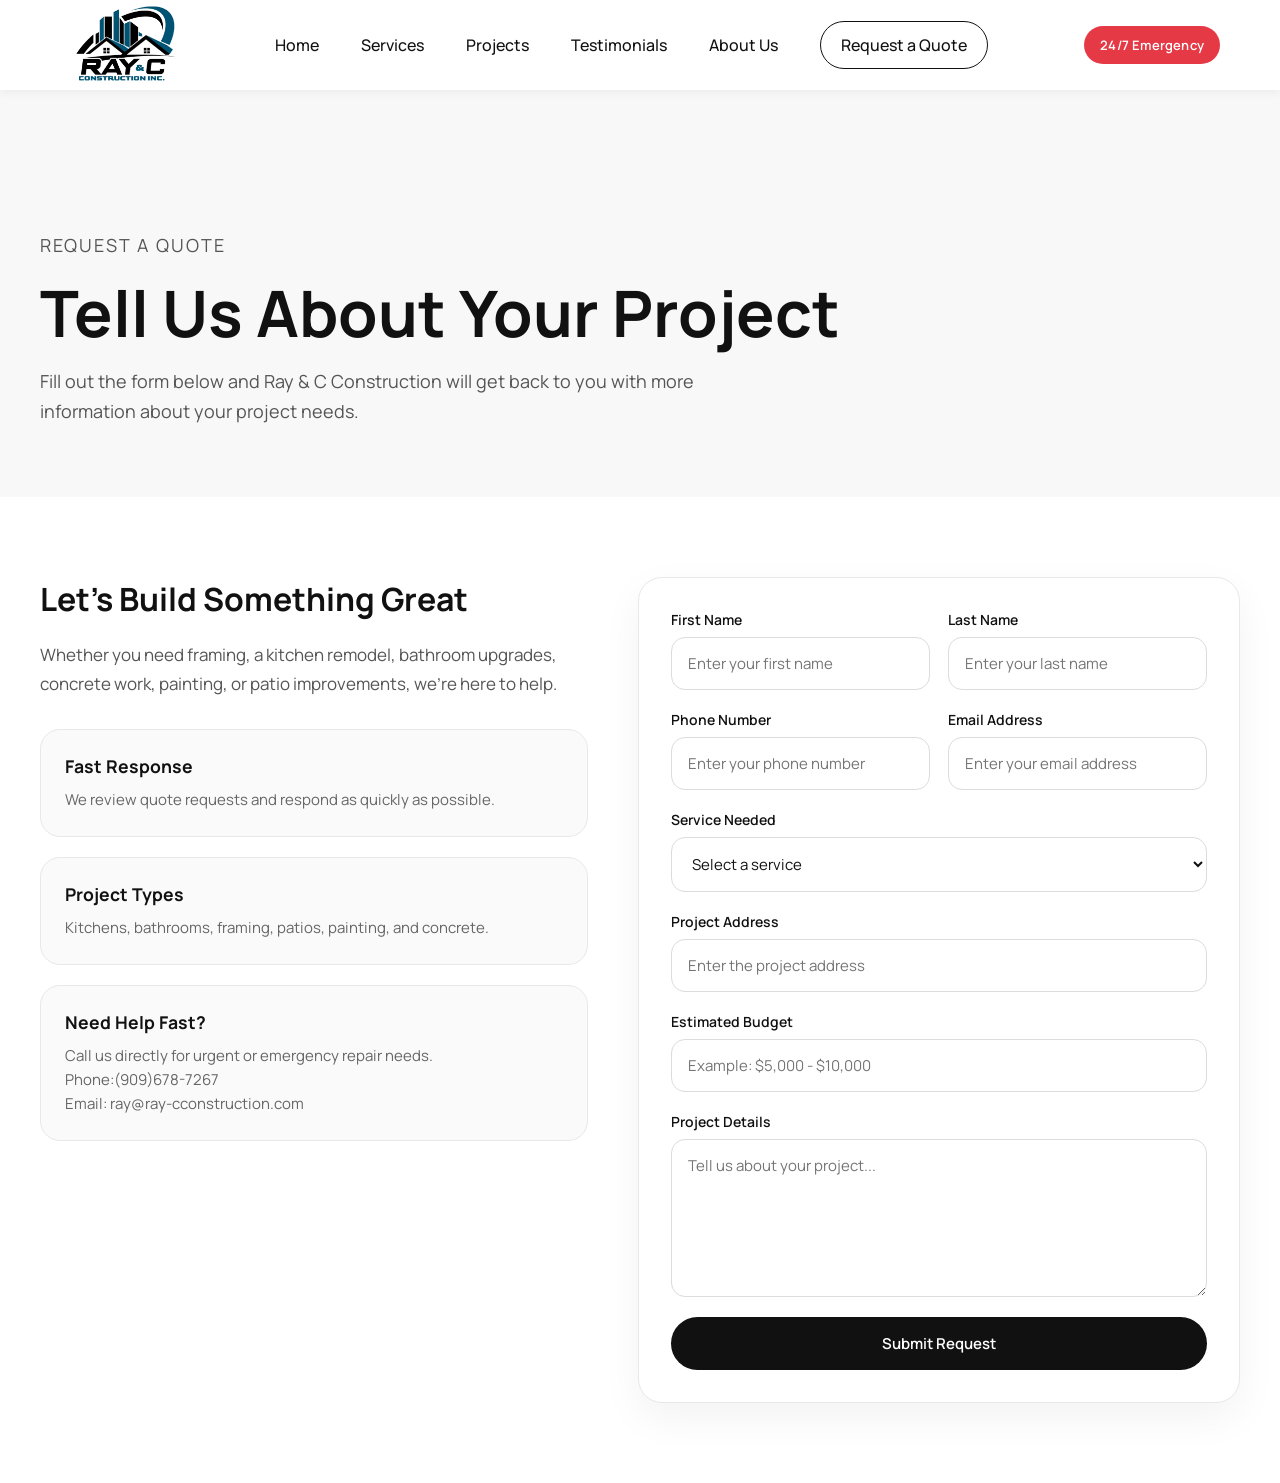
<file: quote.html>
<!DOCTYPE html>
<html lang="en">
<head>
  <meta charset="UTF-8" />
  <meta name="viewport" content="width=device-width, initial-scale=1.0" />
  <title>Request a Quote | Ray & C Construction</title>

  <link rel="preconnect" href="https://fonts.googleapis.com">
  <link rel="preconnect" href="https://fonts.gstatic.com" crossorigin>
  <link href="https://fonts.googleapis.com/css2?family=Manrope:wght@400;500;600;700&display=swap" rel="stylesheet">

  <link rel="stylesheet" href="style.css" />
</head>
<body>

  <header class="header">
    <nav class="navbar">
      <div class="logo">
  <a href="index.html">
    <img src="images/logo.png" alt="Ray & C Construction Logo">
  </a>
</div>
      <ul class="nav-links">
        <li><a href="index.html">Home</a></li>
        <li><a href="services.html">Services</a></li>
        <li><a href="projects.html">Projects</a></li>
        <li><a href="testimonials.html">Testimonials</a></li>
        <li><a href="about.html">About Us</a></li>
        <li><a href="quote.html" class="quote-btn">Request a Quote</a></li>
      </ul>

      <a href="tel:6267660177" class="emergency-nav">24/7 Emergency</a>
    </nav>
  </header>

  <section class="quote-hero">
    <div class="quote-hero-content">
      <p class="quote-subtitle">Request a Quote</p>
      <h1>Tell Us About Your Project</h1>
      <p>
        Fill out the form below and Ray & C Construction will get back to you
        with more information about your project needs.
      </p>
    </div>
  </section>

  <section class="quote-section">
    <div class="quote-container">

      <div class="quote-info">
        <h2>Let’s Build Something Great</h2>
        <p>
          Whether you need framing, a kitchen remodel, bathroom upgrades,
          concrete work, painting, or patio improvements, we’re here to help.
        </p>

        <div class="quote-details">
          <div class="quote-detail-card">
            <h3>Fast Response</h3>
            <p>We review quote requests and respond as quickly as possible.</p>
          </div>

          <div class="quote-detail-card">
            <h3>Project Types</h3>
            <p>Kitchens, bathrooms, framing, patios, painting, and concrete.</p>
          </div>

          <div class="quote-detail-card">
            <h3>Need Help Fast?</h3>
            <p>Call us directly for urgent or emergency repair needs.</p>
                <p>Phone:(909)678-7267 </p>
                <p>Email: ray@ray-cconstruction.com</p>
            
          </div>
        </div>
      </div>

      <div class="quote-form-wrapper">
        <form class="quote-form" action="#" method="POST">
          <div class="form-row">
            <div class="form-group">
              <label for="first-name">First Name</label>
              <input type="text" id="first-name" name="first-name" placeholder="Enter your first name" required>
            </div>

            <div class="form-group">
              <label for="last-name">Last Name</label>
              <input type="text" id="last-name" name="last-name" placeholder="Enter your last name" required>
            </div>
          </div>

          <div class="form-row">
            <div class="form-group">
              <label for="phone">Phone Number</label>
              <input type="tel" id="phone" name="phone" placeholder="Enter your phone number" required>
            </div>

            <div class="form-group">
              <label for="email">Email Address</label>
              <input type="email" id="email" name="email" placeholder="Enter your email address" required>
            </div>
          </div>

          <div class="form-group">
            <label for="service">Service Needed</label>
            <select id="service" name="service" required>
              <option value="">Select a service</option>
              <option value="framing">Framing</option>
              <option value="kitchen-remodeling">Kitchen Remodeling</option>
              <option value="bathroom-remodeling">Bathroom Remodeling</option>
              <option value="patio">Patio</option>
              <option value="painting">Painting</option>
              <option value="concrete">Concrete</option>
              <option value="other">Other</option>
            </select>
          </div>

          <div class="form-group">
            <label for="address">Project Address</label>
            <input type="text" id="address" name="address" placeholder="Enter the project address">
          </div>

          <div class="form-group">
            <label for="budget">Estimated Budget</label>
            <input type="text" id="budget" name="budget" placeholder="Example: $5,000 - $10,000">
          </div>

          <div class="form-group">
            <label for="message">Project Details</label>
            <textarea id="message" name="message" rows="6" placeholder="Tell us about your project..." required></textarea>
          </div>

          <button type="submit" class="quote-submit-btn">Submit Request</button>
        </form>
      </div>

    </div>
    
  </section>
  
</body>
</html>
</file>
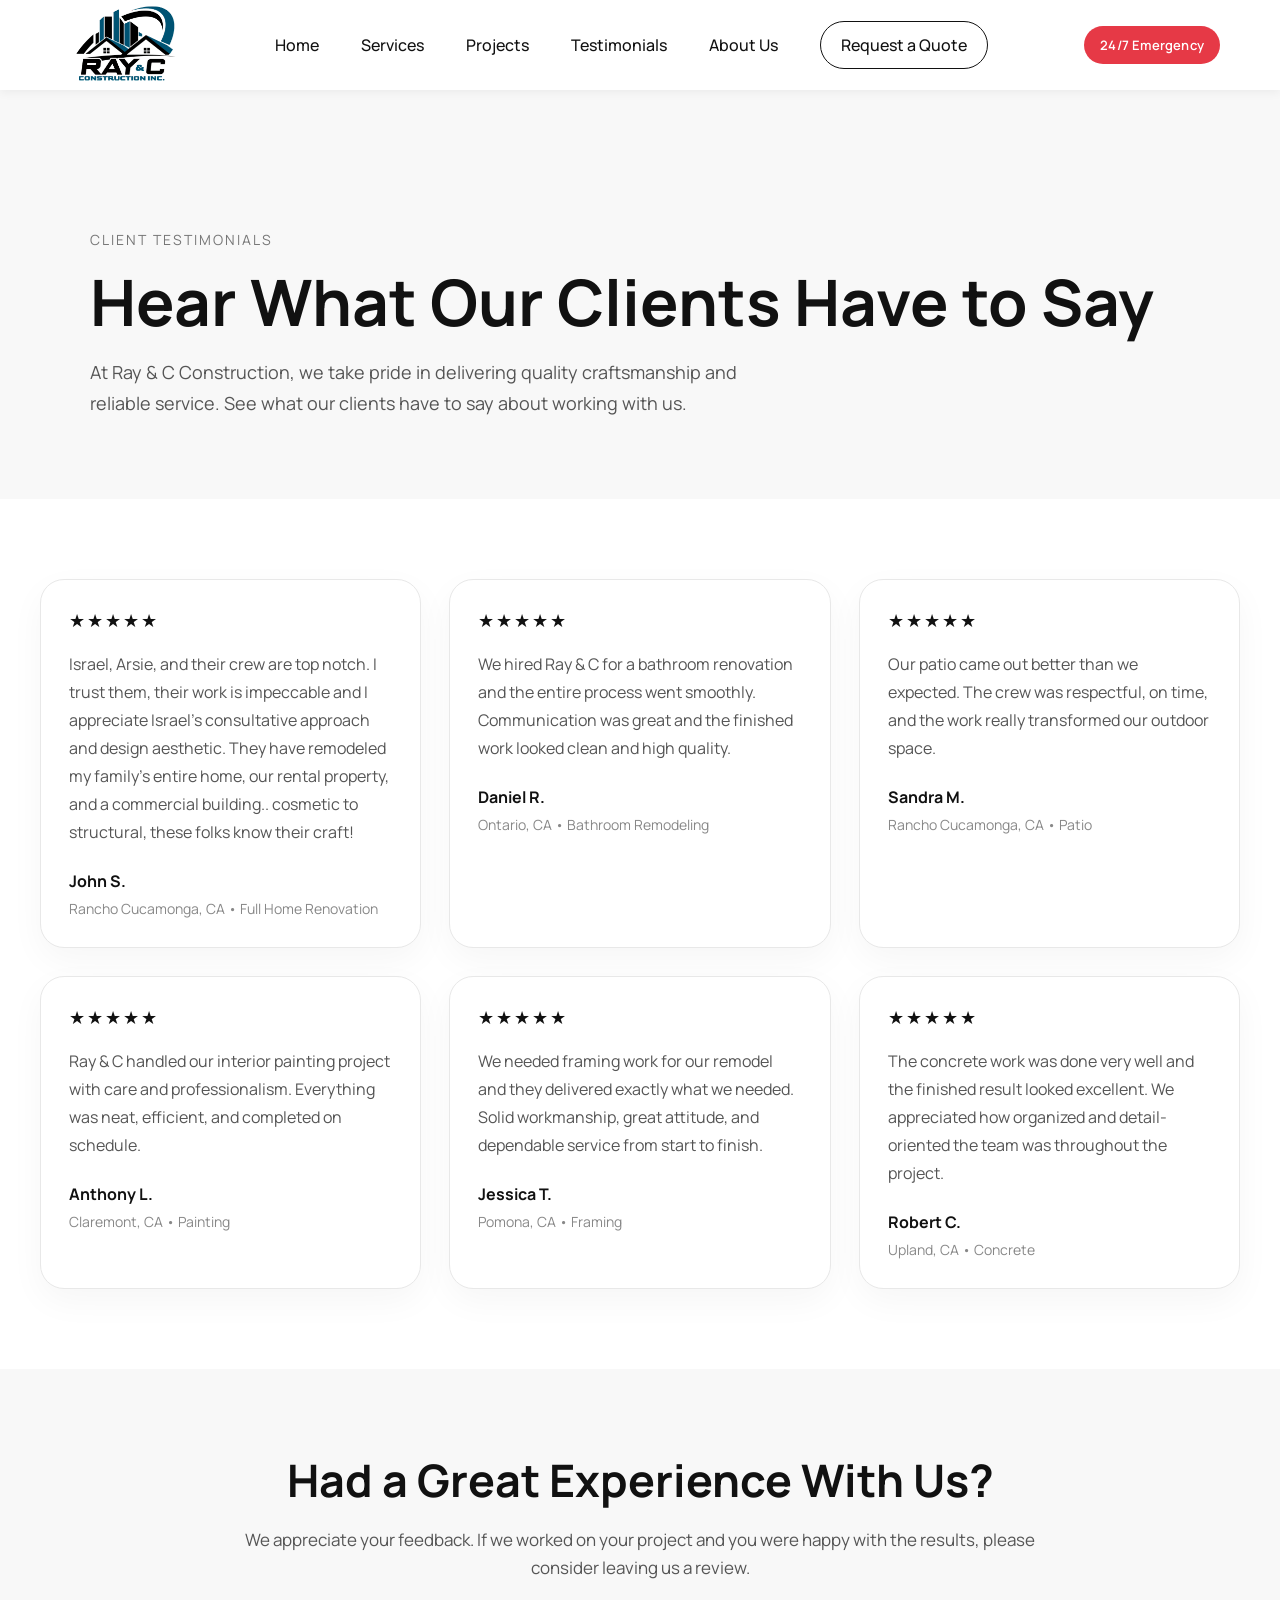
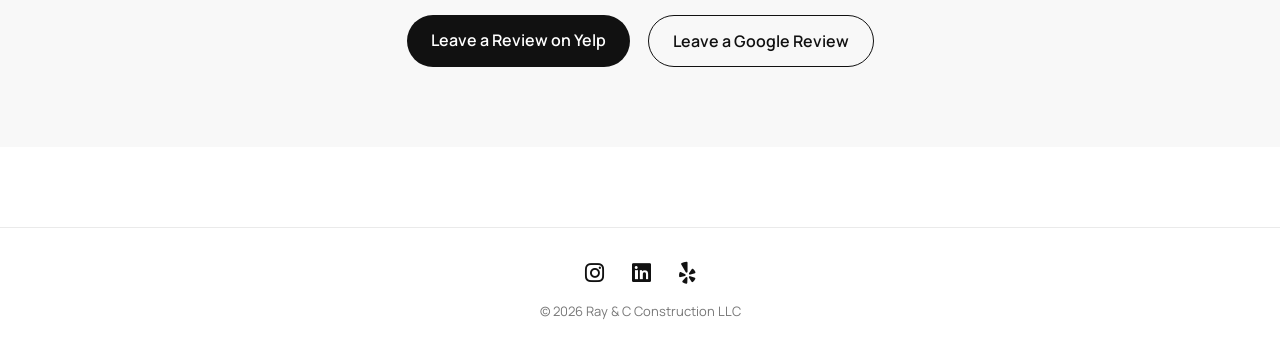
<file: testimonials.html>
<!DOCTYPE html>
<html lang="en">
<head>
  <meta charset="UTF-8" />
  <meta name="viewport" content="width=device-width, initial-scale=1.0" />
  <title>Testimonials | Ray & C Construction</title>

  <link rel="preconnect" href="https://fonts.googleapis.com">
  <link rel="preconnect" href="https://fonts.gstatic.com" crossorigin>
  <link href="https://fonts.googleapis.com/css2?family=Manrope:wght@400;500;600;700&display=swap" rel="stylesheet">

  <link rel="stylesheet" href="https://cdnjs.cloudflare.com/ajax/libs/font-awesome/6.5.0/css/all.min.css">

  <link rel="stylesheet" href="style.css" />
</head>
<body>

  <header class="header">
    <nav class="navbar">
      <div class="logo">
  <a href="index.html">
    <img src="images/logo.png" alt="Ray & C Construction Logo">
  </a>
</div>

      <ul class="nav-links">
        <li><a href="index.html">Home</a></li>
        <li><a href="services.html">Services</a></li>
        <li><a href="projects.html">Projects</a></li>
        <li><a href="testimonials.html" class="active-link">Testimonials</a></li>
        <li><a href="about.html">About Us</a></li>
        <li><a href="quote.html" class="quote-btn">Request a Quote</a></li>
      </ul>

      <a href="tel:6267660177" class="emergency-nav">24/7 Emergency</a>
    </nav>
  </header>

  <section class="testimonials-hero">
    <div class="testimonials-hero-content">
      <p class="testimonials-subtitle">Client Testimonials</p>
      <h1>Hear What Our Clients Have to Say</h1>
      <p class="testimonials-intro">
        At Ray & C Construction, we take pride in delivering quality craftsmanship
        and reliable service. See what our clients have to say about working with us.
      </p>
    </div>
  </section>

  <section class="testimonials-grid-section">
    <div class="testimonials-grid-container">

      <div class="testimonial-card">
        <div class="testimonial-stars">★★★★★</div>
        <p class="testimonial-review">
          Israel, Arsie, and their crew are top notch. I trust them, their work is impeccable and I appreciate Israel's consultative approach and design aesthetic. 
          They have remodeled my family's entire home, our rental property, and a commercial building.. cosmetic to structural, these folks know their craft!
        </p>
        <div class="testimonial-client">
          <h3>John S.</h3>
          <p>Rancho Cucamonga, CA • Full Home Renovation</p>
        </div>
      </div>

      <div class="testimonial-card">
        <div class="testimonial-stars">★★★★★</div>
        <p class="testimonial-review">
          We hired Ray & C for a bathroom renovation and the entire process went smoothly.
          Communication was great and the finished work looked clean and high quality.
        </p>
        <div class="testimonial-client">
          <h3>Daniel R.</h3>
          <p>Ontario, CA • Bathroom Remodeling</p>
        </div>
      </div>

      <div class="testimonial-card">
        <div class="testimonial-stars">★★★★★</div>
        <p class="testimonial-review">
          Our patio came out better than we expected. The crew was respectful, on time,
          and the work really transformed our outdoor space.
        </p>
        <div class="testimonial-client">
          <h3>Sandra M.</h3>
          <p>Rancho Cucamonga, CA • Patio</p>
        </div>
      </div>

      <div class="testimonial-card">
        <div class="testimonial-stars">★★★★★</div>
        <p class="testimonial-review">
          Ray & C handled our interior painting project with care and professionalism.
          Everything was neat, efficient, and completed on schedule.
        </p>
        <div class="testimonial-client">
          <h3>Anthony L.</h3>
          <p>Claremont, CA • Painting</p>
        </div>
      </div>

      <div class="testimonial-card">
        <div class="testimonial-stars">★★★★★</div>
        <p class="testimonial-review">
          We needed framing work for our remodel and they delivered exactly what we needed.
          Solid workmanship, great attitude, and dependable service from start to finish.
        </p>
        <div class="testimonial-client">
          <h3>Jessica T.</h3>
          <p>Pomona, CA • Framing</p>
        </div>
      </div>

      <div class="testimonial-card">
        <div class="testimonial-stars">★★★★★</div>
        <p class="testimonial-review">
          The concrete work was done very well and the finished result looked excellent.
          We appreciated how organized and detail-oriented the team was throughout the project.
        </p>
        <div class="testimonial-client">
          <h3>Robert C.</h3>
          <p>Upland, CA • Concrete</p>
        </div>
      </div>

    </div>
  </section>

  <section class="review-cta">
    <div class="review-cta-container">
      <h2>Had a Great Experience With Us?</h2>
      <p>
        We appreciate your feedback. If we worked on your project and you were
        happy with the results, please consider leaving us a review.
      </p>

      <div class="review-buttons">
        <a href="https://www.yelp.com/biz/ray-and-c-construction-upland?osq=Ray+%26+C+Construction" target="_blank" class="review-btn">
          Leave a Review on Yelp
        </a>

        <a href="https://www.google.com/search?sca_esv=be8787612219e51a&sxsrf=ANbL-n6q4KBv-t2kv7w0K69RmfXzPJQvLA:1773727532793&kgmid=/g/11x6z5pgvb&q=Ray+%26+C+Construction&shem=epsd1,shrtsdl&shndl=30&source=sh/x/loc/uni/m1/1&kgs=ea1708916cf883e5&utm_source=epsd1,shrtsdl,sh/x/loc/uni/m1/1" target="_blank" class="review-btn-outline">
          Leave a Google Review
        </a>
      </div>
    </div>
  </section>

  <footer class="site-footer">
    <div class="footer-socials">
      <a href="https://instagram.com" target="_blank" aria-label="Instagram">
        <i class="fa-brands fa-instagram"></i>
      </a>

      <a href="https://linkedin.com" target="_blank" aria-label="LinkedIn">
        <i class="fa-brands fa-linkedin"></i>
      </a>

      <a href="https://www.yelp.com/biz/ray-and-c-construction-upland?osq=Ray+%26+C+Construction&dd_referrer=https%3A%2F%2Fwww.yelp.com%2F" target="_blank" aria-label="Yelp">
        <i class="fa-brands fa-yelp"></i>
      </a>
    </div>

    <div class="footer-copy">
      © 2026 Ray & C Construction LLC
    </div>
  </footer>

</body>
</html>
</file>
<file: style.css>
* {
  margin: 0;
  padding: 0;
  box-sizing: border-box;
}

body {
  font-family: 'Manrope', sans-serif;
  background-color: #ffffff;
  color: #111111;
  padding-top: 90px;
}

a {
  text-decoration: none;
  color: inherit;
}

ul {
  list-style: none;
}

/* -------------------- */
/* HEADER / NAVBAR */
/* -------------------- */

.header {
  position: fixed;
  top: 0;
  left: 0;
  width: 100%;
  z-index: 1000;
  background: #ffffff;
  box-shadow: 0 2px 10px rgba(0, 0, 0, 0.06);
}

.navbar {
  max-width: 1200px;
  margin: 0 auto;
  height: 90px;
  display: flex;
  align-items: center;
  padding: 0 20px;
}

.logo a {
  font-size: 1.2rem;
  font-weight: 700;
  letter-spacing: 0.5px;
  color: #111111;
  white-space: nowrap;
}

.logo img {
  height: 85px;
  width: auto;
  display: block;
}

.nav-links {
  flex: 1;
  display: flex;
  justify-content: center;
  align-items: center;
  gap: 42px;
}

.nav-links a {
  position: relative;
  font-family: 'Manrope', sans-serif;
  font-weight: 500;
  color: #111111;
  transition: opacity 0.3s ease;
}

.nav-links a:hover {
  opacity: 0.65;
}

.nav-links a::after {
  content: "";
  position: absolute;
  left: 0;
  bottom: -6px;
  width: 0;
  height: 1.5px;
  background-color: #111111;
  transition: width 0.3s ease;
}

.nav-links a:hover::after {
  width: 100%;
}

.quote-btn {
  padding: 12px 20px;
  border: 1px solid #111111;
  border-radius: 999px;
  transition: all 0.3s ease;
}

.quote-btn:hover {
  background-color: #111111;
  color: #ffffff;
  opacity: 1;
}

.quote-btn::after {
  display: none;
}

.active-link {
  font-weight: 700;
}

/* -------------------- */
/* EMERGENCY BUTTON */
/* -------------------- */

.emergency-nav {
  flex-shrink: 0;
  background: #e63946;
  color: #ffffff;
  font-family: 'Manrope', sans-serif;
  font-size: 13px;
  font-weight: 600;
  letter-spacing: 0.2px;
  padding: 10px 16px;
  border-radius: 999px;
  white-space: nowrap;
  box-shadow: 0 0 0 rgba(230, 57, 70, 0.65);
  animation: glowPulse 2.2s infinite;
  transition: transform 0.25s ease;
}

.emergency-nav:hover {
  transform: scale(1.04);
}

@keyframes glowPulse {
  0% {
    box-shadow: 0 0 0 0 rgba(230, 57, 70, 0.65);
  }
  70% {
    box-shadow: 0 0 0 12px rgba(230, 57, 70, 0);
  }
  100% {
    box-shadow: 0 0 0 0 rgba(230, 57, 70, 0);
  }
}

/* -------------------- */
/* HOME HERO */
/* -------------------- */

.hero {
  position: relative;
  min-height: 100vh;
  display: flex;
  align-items: center;
  padding: 0 20px;
  overflow: hidden;
}

.hero-slider {
  position: absolute;
  inset: 0;
  z-index: 1;
}

.slide {
  position: absolute;
  inset: 0;
  width: 100%;
  height: 100%;
  object-fit: cover;
  opacity: 0;
  transition: opacity 1.5s ease;
}

.slide.active {
  opacity: 1;
}

.hero-overlay {
  position: absolute;
  inset: 0;
  background: rgba(0, 0, 0, 0.45);
  z-index: 1;
}

.hero-content {
  position: relative;
  z-index: 2;
  max-width: 700px;
  width: 100%;
  margin: 0 auto;
  color: #ffffff;
}

.hero-subtitle {
  font-size: 14px;
  letter-spacing: 2px;
  text-transform: uppercase;
  margin-bottom: 20px;
}

.hero h1 {
  font-size: clamp(3rem, 5vw, 5rem);
  line-height: 1.1;
  margin-bottom: 25px;
}

.hero-text {
  font-size: 18px;
  line-height: 1.6;
  margin-bottom: 35px;
}

.hero-buttons {
  display: flex;
  gap: 16px;
  flex-wrap: wrap;
}

.btn-primary,
.btn-secondary {
  display: inline-block;
  padding: 14px 24px;
  border-radius: 999px;
  font-weight: 600;
  transition: all 0.3s ease;
}

.btn-primary {
  background: #111111;
  color: #ffffff;
  border: 1px solid #111111;
}

.btn-primary:hover {
  background: #222222;
}

.btn-secondary {
  background: transparent;
  color: #ffffff;
  border: 1px solid #ffffff;
}

.btn-secondary:hover {
  background: #ffffff;
  color: #111111;
}

/* -------------------- */
/* BRANDS MARQUEE */
/* -------------------- */

.brands {
  padding: 70px 20px;
  background: #ffffff;
  overflow: hidden;
}

.brands-container {
  max-width: 1200px;
  margin: 0 auto;
}

.brands-title {
  text-align: center;
  font-size: 0.9rem;
  font-weight: 600;
  letter-spacing: 2px;
  text-transform: uppercase;
  color: #666666;
  margin-bottom: 35px;
}

.brands-slider {
  overflow: hidden;
  position: relative;
  width: 100%;
}

.brands-track {
  display: flex;
  align-items: center;
  gap: 70px;
  width: max-content;
  animation: scrollLeft 22s linear infinite;
}

.brands-track img {
  height: 85px;
  width: auto;
  object-fit: contain;
  transition: transform 0.3s ease, opacity 0.3s ease;
}

.brands-track img:hover {
  opacity: 1;
  transform: scale(1.05);
}

@keyframes scrollLeft {
  from {
    transform: translateX(0);
  }
  to {
    transform: translateX(-50%);
  }
}

/* -------------------- */
/* QUOTE PAGE */
/* -------------------- */

.quote-hero {
  padding: 140px 20px 70px;
  background: #f8f8f8;
}

.quote-hero-content {
  max-width: 1200px;
  margin: 0 auto;
}

.quote-subtitle {
  font-size: 14px;
  letter-spacing: 2px;
  text-transform: uppercase;
  color: #777;
  margin-bottom: 18px;
}

.quote-hero h1 {
  font-size: clamp(2.5rem, 5vw, 4.5rem);
  line-height: 1.05;
  margin-bottom: 20px;
  color: #111;
}

.quote-hero p {
  max-width: 700px;
  font-size: 18px;
  line-height: 1.7;
  color: #555;
}

.quote-section {
  padding: 80px 20px;
  background: #ffffff;
}

.quote-container {
  max-width: 1200px;
  margin: 0 auto;
  display: grid;
  grid-template-columns: 1fr 1.1fr;
  gap: 50px;
  align-items: start;
}

.quote-info h2 {
  font-size: 2rem;
  margin-bottom: 20px;
  color: #111;
}

.quote-info p {
  font-size: 17px;
  line-height: 1.7;
  color: #555;
  margin-bottom: 30px;
}

.quote-details {
  display: grid;
  gap: 20px;
}

.quote-detail-card {
  padding: 24px;
  border: 1px solid #e8e8e8;
  border-radius: 20px;
  background: #fafafa;
}

.quote-detail-card h3 {
  font-size: 1.1rem;
  margin-bottom: 10px;
  color: #111;
}

.quote-detail-card p {
  margin-bottom: 0;
  font-size: 15px;
  color: #666;
  line-height: 1.6;
}

.quote-form-wrapper {
  background: #ffffff;
  border: 1px solid #e8e8e8;
  border-radius: 24px;
  padding: 32px;
  box-shadow: 0 15px 40px rgba(0, 0, 0, 0.05);
}

.quote-form {
  display: flex;
  flex-direction: column;
  gap: 20px;
}

.form-row {
  display: grid;
  grid-template-columns: 1fr 1fr;
  gap: 18px;
}

.form-group {
  display: flex;
  flex-direction: column;
}

.form-group label {
  font-size: 14px;
  font-weight: 600;
  margin-bottom: 8px;
  color: #111;
}

.form-group input,
.form-group select,
.form-group textarea {
  width: 100%;
  padding: 15px 16px;
  border: 1px solid #dcdcdc;
  border-radius: 14px;
  font-family: 'Manrope', sans-serif;
  font-size: 15px;
  color: #111;
  background: #fff;
  outline: none;
  transition: border-color 0.3s ease, box-shadow 0.3s ease;
}

.form-group input:focus,
.form-group select:focus,
.form-group textarea:focus {
  border-color: #111;
  box-shadow: 0 0 0 4px rgba(17, 17, 17, 0.08);
}

.form-group textarea {
  resize: vertical;
  min-height: 140px;
}

.quote-submit-btn {
  border: none;
  background: #111111;
  color: #ffffff;
  padding: 16px 24px;
  border-radius: 999px;
  font-family: 'Manrope', sans-serif;
  font-size: 15px;
  font-weight: 600;
  cursor: pointer;
  transition: background 0.3s ease, transform 0.3s ease;
}

.quote-submit-btn:hover {
  background: #222222;
  transform: translateY(-2px);
}

/* -------------------- */
/* TESTIMONIALS PAGE */
/* -------------------- */

.testimonials-hero {
  padding: 140px 20px 80px;
  background: #f8f8f8;
}

.testimonials-hero-content {
  max-width: 1100px;
  margin: 0 auto;
}

.testimonials-subtitle {
  font-size: 14px;
  letter-spacing: 2px;
  text-transform: uppercase;
  color: #777;
  margin-bottom: 18px;
}

.testimonials-hero h1 {
  font-size: clamp(2.6rem, 5vw, 4rem);
  line-height: 1.1;
  margin-bottom: 20px;
  color: #111;
}

.testimonials-intro {
  max-width: 700px;
  font-size: 18px;
  line-height: 1.7;
  color: #555;
}

.testimonials-grid-section {
  padding: 80px 20px;
  background: #ffffff;
}

.testimonials-grid-container {
  max-width: 1200px;
  margin: 0 auto;
  display: grid;
  grid-template-columns: repeat(3, 1fr);
  gap: 28px;
}

.testimonial-card {
  background: #ffffff;
  border: 1px solid #e8e8e8;
  border-radius: 24px;
  padding: 28px;
  box-shadow: 0 12px 35px rgba(0, 0, 0, 0.04);
  transition: transform 0.3s ease, box-shadow 0.3s ease;
}

.testimonial-card:hover {
  transform: translateY(-6px);
  box-shadow: 0 18px 40px rgba(0, 0, 0, 0.08);
}

.testimonial-stars {
  font-size: 18px;
  letter-spacing: 2px;
  color: #111;
  margin-bottom: 18px;
}

.testimonial-review {
  font-size: 16px;
  line-height: 1.75;
  color: #555;
  margin-bottom: 24px;
}

.testimonial-client h3 {
  font-size: 1rem;
  color: #111;
  margin-bottom: 6px;
}

.testimonial-client p {
  font-size: 14px;
  color: #888;
  line-height: 1.5;
}

.review-cta {
  padding: 80px 20px;
  background: #f8f8f8;
  text-align: center;
}

.review-cta-container {
  max-width: 800px;
  margin: 0 auto;
}

.review-cta h2 {
  font-size: clamp(2rem, 4vw, 2.8rem);
  color: #111;
  margin-bottom: 16px;
}

.review-cta p {
  font-size: 17px;
  line-height: 1.7;
  color: #555;
  margin-bottom: 32px;
}

.review-buttons {
  display: flex;
  justify-content: center;
  gap: 18px;
  flex-wrap: wrap;
}

.review-btn {
  background: #111;
  color: #fff;
  padding: 14px 24px;
  border-radius: 999px;
  font-weight: 600;
  transition: all 0.3s ease;
}

.review-btn:hover {
  background: #222;
}

.review-btn-outline {
  border: 1px solid #111;
  color: #111;
  padding: 14px 24px;
  border-radius: 999px;
  font-weight: 600;
  transition: all 0.3s ease;
}

.review-btn-outline:hover {
  background: #111;
  color: #fff;
}

/* -------------------- */
/* ABOUT PAGE */
/* -------------------- */

.about-section {
  padding: 140px 20px 100px;
  background: #ffffff;
}

.about-container {
  max-width: 1200px;
  margin: 0 auto;
  display: grid;
  grid-template-columns: 1fr 1fr;
  gap: 60px;
  align-items: center;
}

.about-image img {
  width: 100%;
  border-radius: 16px;
  display: block;
}

.about-subtitle {
  font-size: 14px;
  letter-spacing: 2px;
  text-transform: uppercase;
  color: #777;
  margin-bottom: 14px;
}

.about-content h1 {
  font-size: clamp(2.4rem, 4vw, 3.2rem);
  margin-bottom: 22px;
  color: #111;
}

.about-content p {
  font-size: 17px;
  line-height: 1.8;
  color: #555;
  margin-bottom: 18px;
}

.about-intro {
  max-width: 700px;
  font-size: 18px;
  line-height: 1.7;
  color: #555;
}

.founder-quote {
  margin-top: 28px;
  padding: 22px;
  border-left: 4px solid #111;
  background: #f8f8f8;
  font-style: italic;
  line-height: 1.8;
}

.founder-quote span {
  display: block;
  margin-top: 14px;
  font-weight: 600;
  font-style: normal;
}

/* -------------------- */
/* SERVICES PAGE */
/* -------------------- */

.services-hero {
  padding: 140px 20px 80px;
  background: #f8f8f8;
}

.services-hero-content {
  max-width: 1100px;
  margin: 0 auto;
}

.services-subtitle {
  font-size: 14px;
  letter-spacing: 2px;
  text-transform: uppercase;
  color: #777;
  margin-bottom: 18px;
}

.services-hero h1 {
  font-size: clamp(2.6rem, 5vw, 4rem);
  line-height: 1.1;
  margin-bottom: 20px;
  color: #111;
  max-width: 800px;
}

.services-intro {
  max-width: 700px;
  font-size: 18px;
  line-height: 1.7;
  color: #555;
}

.services-showcase {
  padding: 80px 20px;
  display: flex;
  flex-direction: column;
  gap: 48px;
  background: #ffffff;
}

.service-row {
  max-width: 1200px;
  margin: 0 auto;
  display: grid;
  grid-template-columns: 1fr 1fr;
  align-items: center;
  gap: 40px;
  padding: 32px 0;
}

.service-row.reverse .service-text {
  order: 2;
}

.service-row.reverse .service-image {
  order: 1;
}

.service-text {
  padding: 10px 0;
}

.service-number {
  font-size: 13px;
  font-weight: 700;
  letter-spacing: 2px;
  color: #999;
  margin-bottom: 14px;
}

.service-text h2 {
  font-size: clamp(2rem, 3vw, 2.8rem);
  line-height: 1.15;
  color: #111;
  margin-bottom: 18px;
}

.service-text p:last-of-type {
  font-size: 17px;
  line-height: 1.8;
  color: #555;
  max-width: 560px;
  margin-bottom: 26px;
}

.service-btn {
  display: inline-block;
  background: #111;
  color: #fff;
  padding: 14px 24px;
  border-radius: 999px;
  font-weight: 600;
  transition: all 0.3s ease;
}

.service-btn:hover {
  background: #222;
  transform: translateY(-2px);
}

.service-image {
  width: 100%;
}

.service-image img {
  width: 100%;
  height: 420px;
  object-fit: cover;
  display: block;
  border-radius: 28px;
  box-shadow: 0 16px 40px rgba(0, 0, 0, 0.08);
}

.services-cta {
  padding: 90px 20px;
  background: #f8f8f8;
}

.services-cta-content {
  max-width: 900px;
  margin: 0 auto;
  text-align: center;
}

.services-cta-subtitle {
  font-size: 14px;
  letter-spacing: 2px;
  text-transform: uppercase;
  color: #777;
  margin-bottom: 16px;
}

.services-cta h2 {
  font-size: clamp(2.2rem, 4vw, 3.5rem);
  line-height: 1.1;
  color: #111;
  margin-bottom: 20px;
}

.services-cta p {
  max-width: 700px;
  margin: 0 auto 28px;
  font-size: 17px;
  line-height: 1.7;
  color: #555;
}

.services-cta-btn {
  display: inline-block;
  background: #111;
  color: #fff;
  padding: 15px 26px;
  border-radius: 999px;
  font-weight: 600;
  transition: all 0.3s ease;
}

.services-cta-btn:hover {
  background: #222;
}

/* -------------------- */
/* PROJECTS PAGE */
/* -------------------- */

.projects-hero {
  padding: 140px 20px 80px;
  background: #f8f8f8;
}

.projects-hero-content {
  max-width: 1100px;
  margin: 0 auto;
}

.projects-subtitle {
  font-size: 14px;
  letter-spacing: 2px;
  text-transform: uppercase;
  color: #777;
  margin-bottom: 18px;
}

.projects-hero h1 {
  font-size: clamp(2.6rem, 5vw, 4rem);
  line-height: 1.1;
  margin-bottom: 20px;
  color: #111;
  max-width: 800px;
}

.projects-intro {
  max-width: 720px;
  font-size: 18px;
  line-height: 1.7;
  color: #555;
}

.before-after-section {
  padding: 80px 20px;
  background: #ffffff;
}

.before-after-container {
  max-width: 1200px;
  margin: 0 auto;
  display: grid;
  gap: 40px;
}

.before-after-card {
  border: 1px solid #e8e8e8;
  border-radius: 28px;
  background: #ffffff;
  padding: 32px;
  box-shadow: 0 12px 35px rgba(0, 0, 0, 0.04);
}

.before-after-text {
  margin-bottom: 24px;
}

.project-type {
  font-size: 13px;
  font-weight: 700;
  letter-spacing: 2px;
  text-transform: uppercase;
  color: #999;
  margin-bottom: 12px;
}

.before-after-text h2 {
  font-size: 2rem;
  color: #111;
  margin-bottom: 14px;
}

.before-after-text p:last-child {
  max-width: 800px;
  font-size: 16px;
  line-height: 1.7;
  color: #555;
}

.before-after-images {
  display: grid;
  grid-template-columns: 1fr 1fr;
  gap: 22px;
}

.image-box {
  position: relative;
  overflow: hidden;
  border-radius: 22px;
  background: #f4f4f4;
}

.image-box img {
  width: 100%;
  height: 340px;
  object-fit: cover;
  display: block;
  transition: transform 0.35s ease;
}

.image-box:hover img {
  transform: scale(1.03);
}

.image-label {
  position: absolute;
  top: 16px;
  left: 16px;
  z-index: 2;
  background: rgba(17, 17, 17, 0.9);
  color: #ffffff;
  font-size: 12px;
  font-weight: 700;
  letter-spacing: 1px;
  text-transform: uppercase;
  padding: 8px 12px;
  border-radius: 999px;
}

.projects-cta {
  padding: 90px 20px;
  background: #f8f8f8;
}

.projects-cta-content {
  max-width: 900px;
  margin: 0 auto;
  text-align: center;
}

.projects-cta-subtitle {
  font-size: 14px;
  letter-spacing: 2px;
  text-transform: uppercase;
  color: #777;
  margin-bottom: 16px;
}

.projects-cta h2 {
  font-size: clamp(2.2rem, 4vw, 3.5rem);
  line-height: 1.1;
  color: #111;
  margin-bottom: 20px;
}

.projects-cta p {
  max-width: 700px;
  margin: 0 auto 28px;
  font-size: 17px;
  line-height: 1.7;
  color: #555;
}

.projects-cta-btn {
  display: inline-block;
  background: #111;
  color: #fff;
  padding: 15px 26px;
  border-radius: 999px;
  font-weight: 600;
  transition: all 0.3s ease;
}

.projects-cta-btn:hover {
  background: #222;
}

/* -------------------- */
/* FOOTER */
/* -------------------- */

.site-footer {
  margin-top: 80px;
  padding: 30px 20px;
  text-align: center;
  background: #ffffff;
  border-top: 1px solid #eaeaea;
}

.footer-socials {
  display: flex;
  justify-content: center;
  gap: 28px;
  margin-bottom: 14px;
}

.footer-socials a {
  font-size: 22px;
  color: #111111;
  transition: opacity 0.3s ease, transform 0.3s ease;
}

.footer-socials a:hover {
  opacity: 0.6;
  transform: translateY(-2px);
}

.footer-copy {
  font-size: 13px;
  color: #777;
}

/* -------------------- */
/* RESPONSIVE */
/* -------------------- */

@media (max-width: 992px) {
  .navbar {
    padding: 0 16px;
  }

  .nav-links {
    gap: 24px;
  }

  .logo a {
    font-size: 1rem;
  }

  .hero h1 {
    font-size: clamp(2.4rem, 6vw, 4rem);
  }

  .hero-text {
    font-size: 16px;
  }

  .brands-track img {
    height: 70px;
  }

  .quote-container {
    grid-template-columns: 1fr;
  }

  .testimonials-grid-container {
    grid-template-columns: repeat(2, 1fr);
  }

  .service-row,
  .service-row.reverse {
    grid-template-columns: 1fr;
    gap: 24px;
  }

  .service-row.reverse .service-text,
  .service-row.reverse .service-image {
    order: initial;
  }

  .service-image img {
    height: 320px;
  }
}

@media (max-width: 768px) {
  .navbar {
    height: auto;
    min-height: 90px;
    flex-direction: column;
    justify-content: center;
    gap: 14px;
    padding: 16px 20px;
  }

  body {
    padding-top: 120px;
  }

  .nav-links {
    flex-wrap: wrap;
    gap: 16px;
  }

  .hero {
    min-height: 90vh;
    padding: 40px 20px;
  }

  .hero-content {
    max-width: 100%;
  }

  .hero-subtitle {
    font-size: 12px;
  }

  .hero h1 {
    font-size: clamp(2rem, 8vw, 3rem);
  }

  .hero-text {
    font-size: 15px;
  }

  .btn-primary,
  .btn-secondary {
    padding: 12px 20px;
  }

  .brands {
    padding: 55px 20px;
  }

  .brands-track {
    gap: 45px;
  }

  .brands-track img {
    height: 60px;
  }

  .quote-hero,
  .testimonials-hero,
  .services-hero,
  .projects-hero {
    padding: 130px 20px 60px;
  }

  .quote-hero p,
  .testimonials-intro,
  .services-intro,
  .projects-intro,
  .about-intro {
    font-size: 16px;
  }

  .quote-form-wrapper {
    padding: 24px;
    border-radius: 20px;
  }

  .form-row {
    grid-template-columns: 1fr;
    gap: 20px;
  }

  .testimonial-card {
    padding: 22px;
  }

  .testimonials-grid-container {
    grid-template-columns: 1fr;
  }

  .about-section {
    padding: 130px 20px 80px;
  }

  .about-container {
    grid-template-columns: 1fr;
  }

  .service-text h2 {
    font-size: 1.8rem;
  }

  .service-text p:last-of-type {
    font-size: 16px;
  }

  .service-image img {
    height: 250px;
    border-radius: 20px;
  }

  .services-showcase {
    padding: 60px 20px;
    gap: 28px;
  }

  .before-after-card {
    padding: 22px;
  }

  .before-after-text h2 {
    font-size: 1.5rem;
  }

  .before-after-images {
    grid-template-columns: 1fr;
  }

  .image-box img {
    height: 250px;
  }

  .footer-socials {
    gap: 22px;
  }
}
</file>
